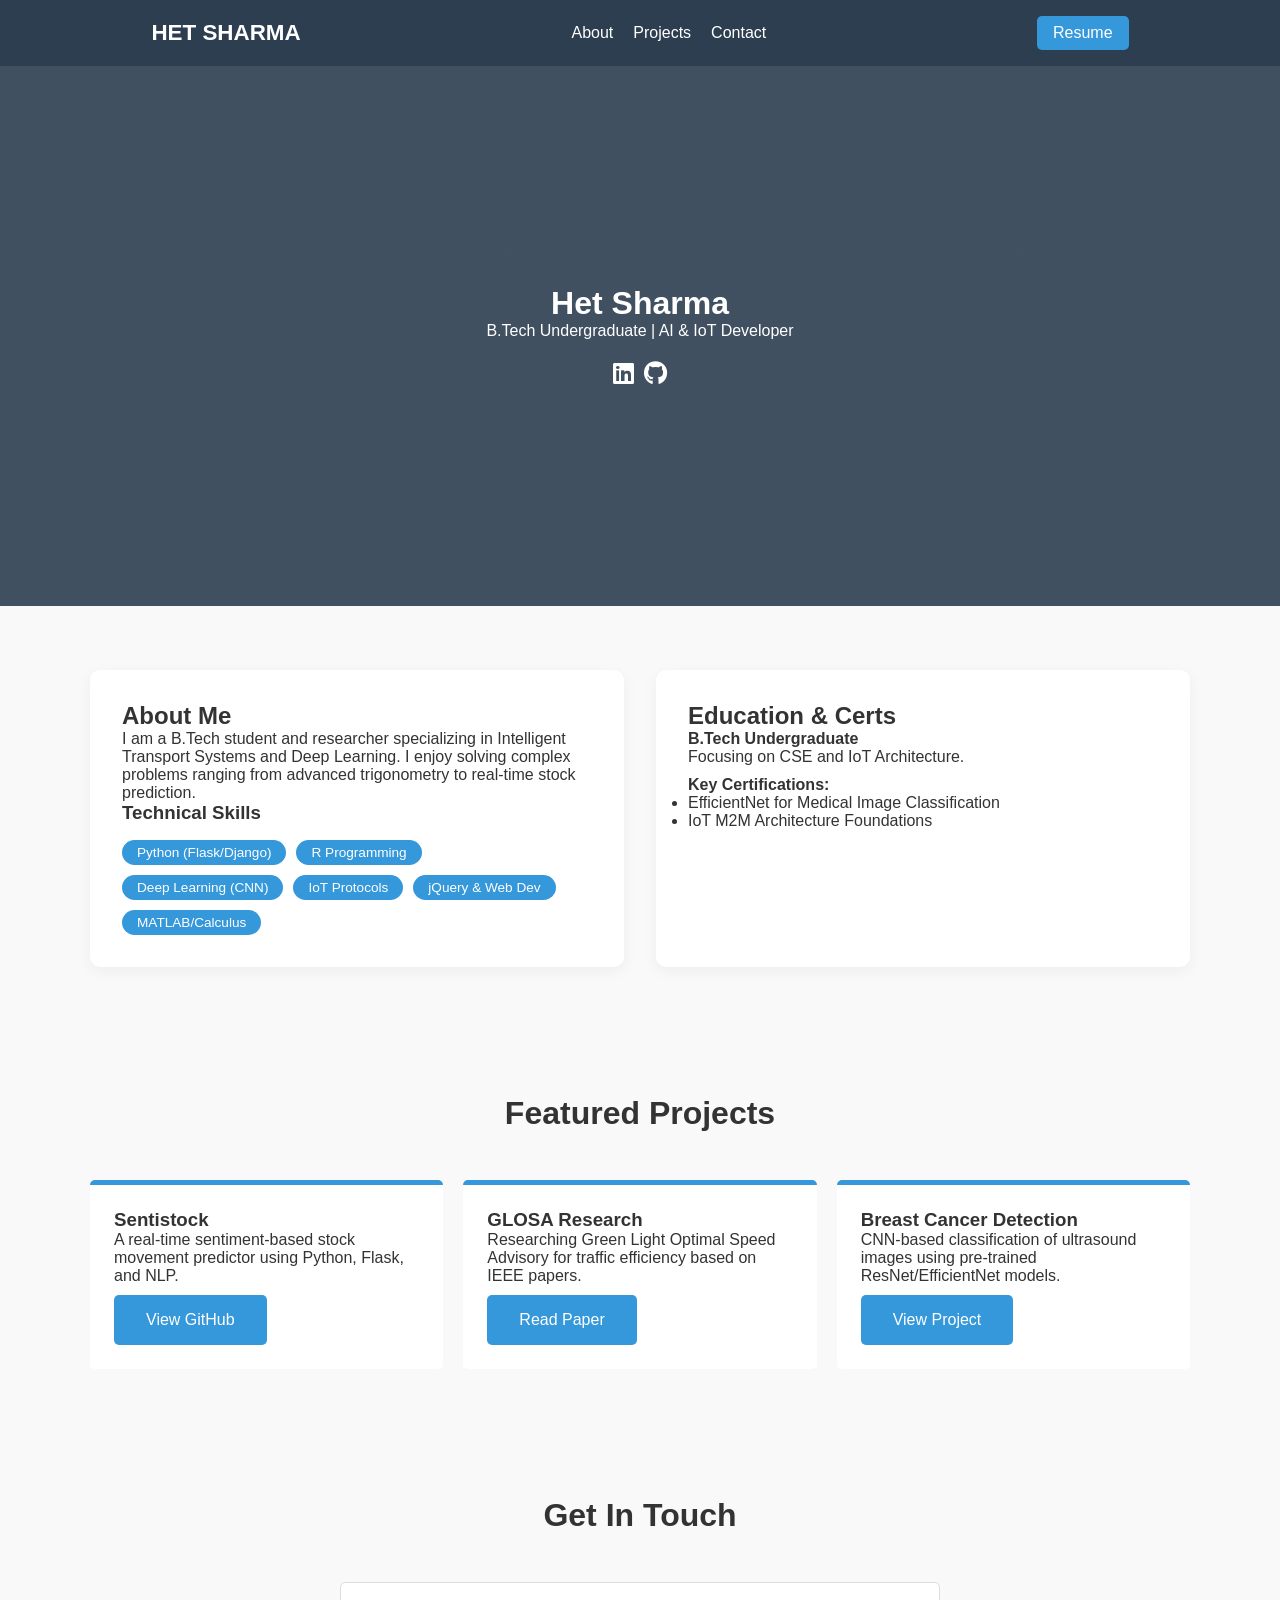
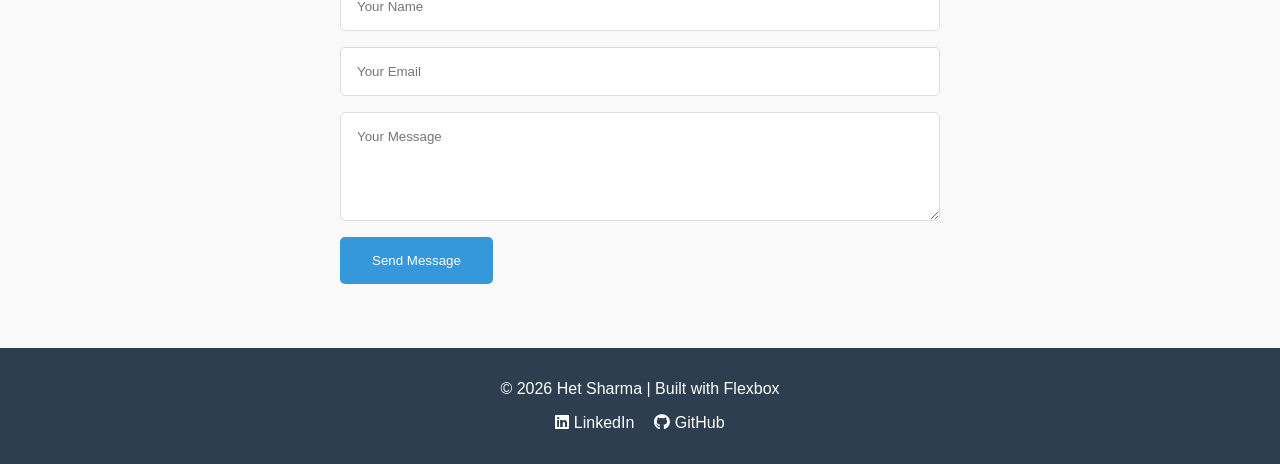
<file: Flexboxportfoli.html>
<!DOCTYPE html>
<html lang="en">
<head>
    <meta charset="UTF-8">
    <meta name="viewport" content="width=device-width, initial-scale=1.0">
    <title>Het Sharma | Professional Portfolio</title>
    <link rel="stylesheet" href="https://cdnjs.cloudflare.com/ajax/libs/font-awesome/6.4.0/css/all.min.css">
    <style>
        :root {
            --primary: #2c3e50;
            --accent: #3498db;
            --bg: #f9f9f9;
            --text: #333;
            --white: #ffffff;
        }

        * { margin: 0; padding: 0; box-sizing: border-box; font-family: 'Segoe UI', sans-serif; }
        body { background-color: var(--bg); color: var(--text); }

        /* --- FLEXBOX NAVIGATION --- */
        nav {
            display: flex;
            justify-content: space-around;
            align-items: center;
            background: var(--primary);
            padding: 1rem;
            position: sticky;
            top: 0;
            z-index: 1000;
        }
        .nav-links {
            display: flex;
            list-style: none;
            gap: 20px;
        }
        .nav-links a { color: white; text-decoration: none; font-weight: 500; }

        /* --- FLEXBOX HERO --- */
        .hero {
            display: flex;
            flex-direction: column;
            align-items: center;
            justify-content: center;
            height: 60vh;
            background: linear-gradient(rgba(44, 62, 80, 0.9), rgba(44, 62, 80, 0.9)), url('https://via.placeholder.com/1200x600');
            background-size: cover;
            color: white;
            text-align: center;
            padding: 20px;
        }

        .container { width: 90%; max-width: 1100px; margin: 0 auto; }

        /* --- FLEXBOX SECTION LAYOUTS --- */
        section { padding: 4rem 0; }
        .section-title { text-align: center; margin-bottom: 3rem; font-size: 2rem; }

        .flex-row {
            display: flex;
            flex-wrap: wrap;
            gap: 2rem;
            justify-content: space-between;
        }

        .flex-item {
            flex: 1 1 calc(50% - 2rem); /* Grows/shrinks, basis is 50% minus gap */
            background: var(--white);
            padding: 2rem;
            border-radius: 10px;
            box-shadow: 0 4px 15px rgba(0,0,0,0.05);
        }

        /* --- SKILLS PILLS --- */
        .skills-list {
            display: flex;
            flex-wrap: wrap;
            gap: 10px;
            margin-top: 1rem;
        }
        .skill-tag {
            background: var(--accent);
            color: white;
            padding: 5px 15px;
            border-radius: 20px;
            font-size: 0.85rem;
        }

        /* --- PROJECTS GRID (USING FLEX) --- */
        .projects-flex {
            display: flex;
            flex-wrap: wrap;
            gap: 20px;
        }
        .project-card {
            flex: 1 1 calc(33.333% - 20px);
            background: var(--white);
            border-top: 5px solid var(--accent);
            padding: 1.5rem;
            border-radius: 5px;
            display: flex;
            flex-direction: column;
            justify-content: space-between;
        }

        /* --- CONTACT FORM --- */
        form {
            display: flex;
            flex-direction: column;
            gap: 1rem;
            max-width: 600px;
            margin: 0 auto;
        }
        input, textarea { padding: 1rem; border: 1px solid #ddd; border-radius: 5px; }

        .btn {
            background: var(--accent);
            color: white;
            padding: 1rem 2rem;
            border: none;
            border-radius: 5px;
            cursor: pointer;
            text-decoration: none;
            align-self: flex-start;
        }

        footer {
            background: var(--primary);
            color: white;
            padding: 2rem;
            display: flex;
            flex-direction: column;
            align-items: center;
            gap: 1rem;
        }

        @media (max-width: 768px) {
            .flex-item, .project-card { flex: 1 1 100%; }
            nav { flex-direction: column; gap: 1rem; }
        }
    </style>
</head>
<body>

<nav>
    <div style="color: white; font-weight: bold; font-size: 1.4rem;">HET SHARMA</div>
    <ul class="nav-links">
        <li><a href="#about">About</a></li>
        <li><a href="#projects">Projects</a></li>
        <li><a href="#contact">Contact</a></li>
    </ul>
    <a href="#" class="btn" style="padding: 0.5rem 1rem;">Resume</a>
</nav>

<header class="hero">
    <h1>Het Sharma</h1>
    <p>B.Tech Undergraduate | AI & IoT Developer</p>
    <div class="skills-list" style="justify-content: center; margin-top: 20px;">
        <a href="#" style="color:white; font-size: 1.5rem;"><i class="fab fa-linkedin"></i></a>
        <a href="#" style="color:white; font-size: 1.5rem;"><i class="fab fa-github"></i></a>
    </div>
</header>

<main class="container">
    <section id="about">
        <div class="flex-row">
            <div class="flex-item">
                <h2>About Me</h2>
                <p>I am a B.Tech student and researcher specializing in Intelligent Transport Systems and Deep Learning. I enjoy solving complex problems ranging from advanced trigonometry to real-time stock prediction.</p>
                <h3>Technical Skills</h3>
                <div class="skills-list">
                    <span class="skill-tag">Python (Flask/Django)</span>
                    <span class="skill-tag">R Programming</span>
                    <span class="skill-tag">Deep Learning (CNN)</span>
                    <span class="skill-tag">IoT Protocols</span>
                    <span class="skill-tag">jQuery & Web Dev</span>
                    <span class="skill-tag">MATLAB/Calculus</span>
                </div>
            </div>
            <div class="flex-item">
                <h2>Education & Certs</h2>
                <p><strong>B.Tech Undergraduate</strong><br>Focusing on CSE and IoT Architecture.</p>
                <p style="margin-top:10px;"><strong>Key Certifications:</strong></p>
                <ul>
                    <li>EfficientNet for Medical Image Classification</li>
                    <li>IoT M2M Architecture Foundations</li>
                </ul>
            </div>
        </div>
    </section>

    <section id="projects">
        <h2 class="section-title">Featured Projects</h2>
        <div class="projects-flex">
            <div class="project-card">
                <h3>Sentistock</h3>
                <p>A real-time sentiment-based stock movement predictor using Python, Flask, and NLP.</p>
                <a href="#" class="btn" style="margin-top:10px;">View GitHub</a>
            </div>
            <div class="project-card">
                <h3>GLOSA Research</h3>
                <p>Researching Green Light Optimal Speed Advisory for traffic efficiency based on IEEE papers.</p>
                <a href="#" class="btn" style="margin-top:10px;">Read Paper</a>
            </div>
            <div class="project-card">
                <h3>Breast Cancer Detection</h3>
                <p>CNN-based classification of ultrasound images using pre-trained ResNet/EfficientNet models.</p>
                <a href="#" class="btn" style="margin-top:10px;">View Project</a>
            </div>
        </div>
    </section>

    <section id="contact">
        <h2 class="section-title">Get In Touch</h2>
        <form>
            <input type="text" placeholder="Your Name" required>
            <input type="email" placeholder="Your Email" required>
            <textarea rows="5" placeholder="Your Message"></textarea>
            <button type="submit" class="btn">Send Message</button>
        </form>
    </section>
</main>

<footer>
    <p>&copy; 2026 Het Sharma | Built with Flexbox</p>
    <div class="nav-links">
        <a href="#"><i class="fab fa-linkedin"></i> LinkedIn</a>
        <a href="#"><i class="fab fa-github"></i> GitHub</a>
    </div>
</footer>

</body>
</html>
</file>
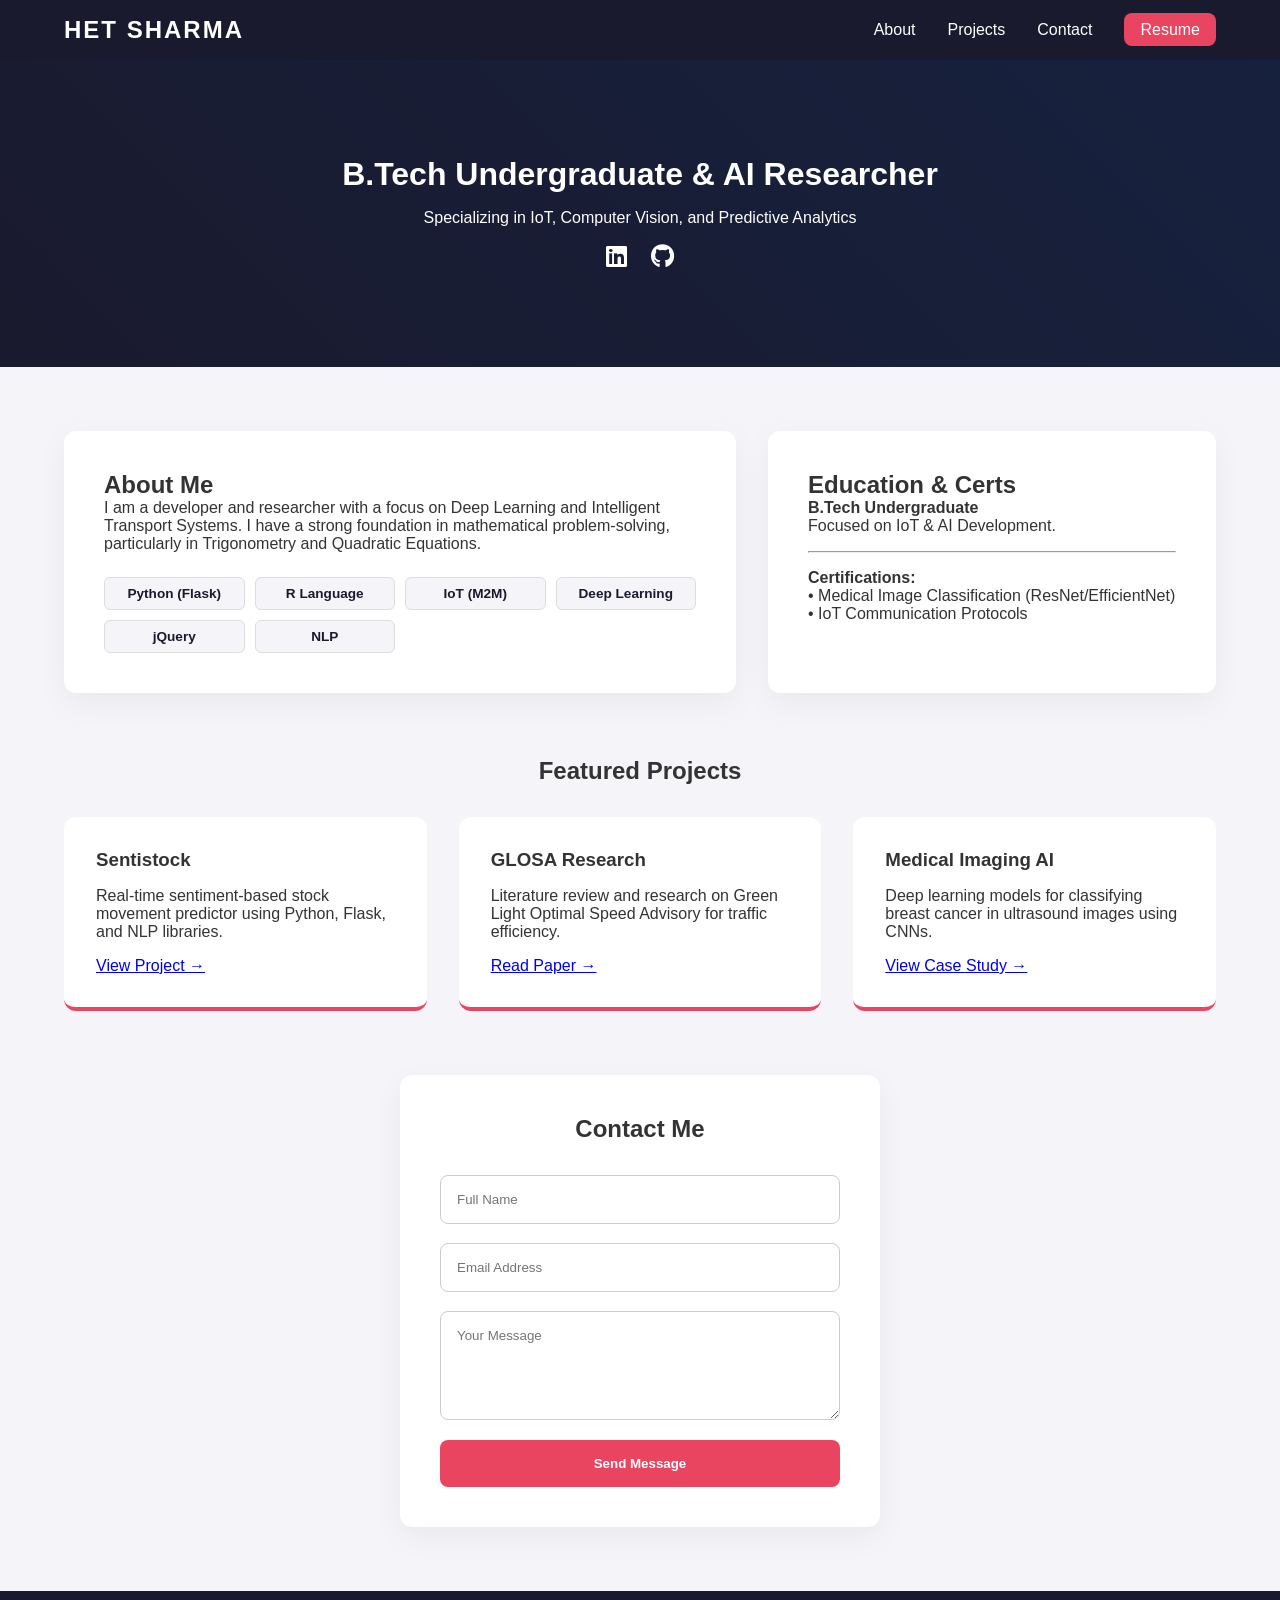
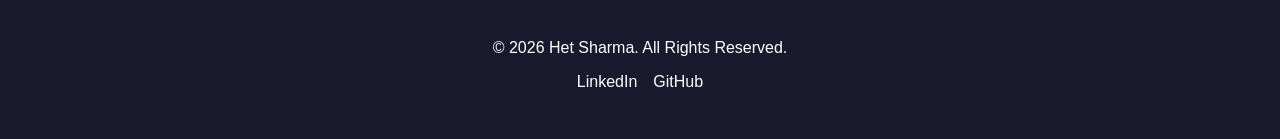
<file: gridonlyportfolio.html>
<!DOCTYPE html>
<html lang="en">
<head>
    <meta charset="UTF-8">
    <meta name="viewport" content="width=device-width, initial-scale=1.0">
    <title>Het Sharma | Professional Portfolio</title>
    <link rel="stylesheet" href="https://cdnjs.cloudflare.com/ajax/libs/font-awesome/6.4.0/css/all.min.css">
    <style>
        :root {
            --primary: #1a1a2e;
            --accent: #e94560;
            --bg: #f4f4f9;
            --white: #ffffff;
            --text: #333;
        }

        * { margin: 0; padding: 0; box-sizing: border-box; font-family: 'Segoe UI', sans-serif; }
        body { background-color: var(--bg); color: var(--text); }

        /* --- CSS GRID: Main Page Layout --- */
        .wrapper {
            display: grid;
            grid-template-areas: 
                "nav"
                "hero"
                "main"
                "footer";
        }

        /* --- CSS GRID: Navigation --- */
        nav {
            grid-area: nav;
            display: grid;
            grid-template-columns: 1fr auto;
            align-items: center;
            padding: 1rem 5%;
            background: var(--primary);
            color: white;
            position: sticky;
            top: 0;
            z-index: 1000;
        }
        .nav-links {
            display: grid;
            grid-auto-flow: column;
            gap: 2rem;
            list-style: none;
        }
        .nav-links a { color: white; text-decoration: none; font-weight: 500; }

        /* --- CSS GRID: Hero Section --- */
        .hero {
            grid-area: hero;
            display: grid;
            place-items: center;
            text-align: center;
            padding: 6rem 1rem;
            background: linear-gradient(45deg, #1a1a2e, #16213e);
            color: white;
        }
        .hero-content { display: grid; gap: 1rem; }

        .container { 
            grid-area: main;
            display: grid;
            padding: 4rem 5%;
            gap: 4rem;
        }

        /* --- CSS GRID: About & Education (Side-by-Side) --- */
        .info-grid {
            display: grid;
            grid-template-columns: 1.5fr 1fr;
            gap: 2rem;
        }

        .card {
            background: var(--white);
            padding: 2.5rem;
            border-radius: 12px;
            box-shadow: 0 10px 30px rgba(0,0,0,0.05);
        }

        /* --- CSS GRID: Skills Pills --- */
        .skills-grid {
            display: grid;
            grid-template-columns: repeat(auto-fill, minmax(120px, 1fr));
            gap: 10px;
            margin-top: 1.5rem;
        }
        .skill-tag {
            background: var(--bg);
            color: var(--primary);
            padding: 8px;
            text-align: center;
            border-radius: 6px;
            font-size: 0.85rem;
            font-weight: 600;
            border: 1px solid #ddd;
        }

        /* --- CSS GRID: Projects (3-Column Layout) --- */
        .projects-grid {
            display: grid;
            grid-template-columns: repeat(auto-fit, minmax(300px, 1fr));
            gap: 2rem;
        }
        .project-card {
            background: var(--white);
            padding: 2rem;
            border-radius: 12px;
            border-bottom: 4px solid var(--accent);
            display: grid;
            gap: 1rem;
            transition: 0.3s;
        }
        .project-card:hover { transform: translateY(-10px); }

        /* --- CSS GRID: Contact Form --- */
        .contact-section {
            display: grid;
            justify-content: center;
        }
        form {
            display: grid;
            width: 100%;
            max-width: 600px;
            gap: 1.2rem;
        }
        input, textarea { padding: 1rem; border: 1px solid #ccc; border-radius: 8px; width: 400px; }

        .btn {
            background: var(--accent);
            color: white;
            padding: 1rem 2rem;
            text-decoration: none;
            border-radius: 8px;
            text-align: center;
            font-weight: bold;
            border: none;
            cursor: pointer;
        }

        footer {
            grid-area: footer;
            display: grid;
            place-items: center;
            padding: 3rem;
            background: var(--primary);
            color: white;
            gap: 1rem;
        }

        /* Responsive Adjustments */
        @media (max-width: 900px) {
            .info-grid { grid-template-columns: 1fr; }
            nav { grid-template-columns: 1fr; justify-items: center; gap: 1rem; }
            input, textarea { width: 100%; }
        }
    </style>
</head>
<body>

<div class="wrapper">
    <nav>
        <h2 style="letter-spacing: 2px;">HET SHARMA</h2>
        <ul class="nav-links">
            <li><a href="#about">About</a></li>
            <li><a href="#projects">Projects</a></li>
            <li><a href="#contact">Contact</a></li>
            <li><a href="#" class="btn" style="padding: 0.5rem 1rem;">Resume</a></li>
        </ul>
    </nav>

    <header class="hero">
        <div class="hero-content">
            <h1>B.Tech Undergraduate & AI Researcher</h1>
            <p>Specializing in IoT, Computer Vision, and Predictive Analytics</p>
            <div style="display: grid; grid-auto-flow: column; gap: 1.5rem; justify-content: center; font-size: 1.5rem;">
                <a href="#" style="color: white;"><i class="fab fa-linkedin"></i></a>
                <a href="#" style="color: white;"><i class="fab fa-github"></i></a>
            </div>
        </div>
    </header>

    <main class="container">
        <section id="about" class="info-grid">
            <div class="card">
                <h2>About Me</h2>
                <p>I am a developer and researcher with a focus on Deep Learning and Intelligent Transport Systems. I have a strong foundation in mathematical problem-solving, particularly in Trigonometry and Quadratic Equations.</p>
                <div class="skills-grid">
                    <div class="skill-tag">Python (Flask)</div>
                    <div class="skill-tag">R Language</div>
                    <div class="skill-tag">IoT (M2M)</div>
                    <div class="skill-tag">Deep Learning</div>
                    <div class="skill-tag">jQuery</div>
                    <div class="skill-tag">NLP</div>
                </div>
            </div>
            <div class="card">
                <h2>Education & Certs</h2>
                <div style="display: grid; gap: 1rem;">
                    <p><strong>B.Tech Undergraduate</strong><br>Focused on IoT & AI Development.</p>
                    <hr>
                    <p><strong>Certifications:</strong><br>• Medical Image Classification (ResNet/EfficientNet)<br>• IoT Communication Protocols</p>
                </div>
            </div>
        </section>

        <section id="projects">
            <h2 style="margin-bottom: 2rem; text-align: center;">Featured Projects</h2>
            <div class="projects-grid">
                <div class="project-card">
                    <h3>Sentistock</h3>
                    <p>Real-time sentiment-based stock movement predictor using Python, Flask, and NLP libraries.</p>
                    <a href="#" class="accent-text">View Project →</a>
                </div>
                <div class="project-card">
                    <h3>GLOSA Research</h3>
                    <p>Literature review and research on Green Light Optimal Speed Advisory for traffic efficiency.</p>
                    <a href="#" class="accent-text">Read Paper →</a>
                </div>
                <div class="project-card">
                    <h3>Medical Imaging AI</h3>
                    <p>Deep learning models for classifying breast cancer in ultrasound images using CNNs.</p>
                    <a href="#" class="accent-text">View Case Study →</a>
                </div>
            </div>
        </section>

        <section id="contact" class="contact-section">
            <div class="card">
                <h2 style="text-align: center; margin-bottom: 2rem;">Contact Me</h2>
                <form>
                    <input type="text" placeholder="Full Name" required>
                    <input type="email" placeholder="Email Address" required>
                    <textarea rows="5" placeholder="Your Message"></textarea>
                    <button type="submit" class="btn">Send Message</button>
                </form>
            </div>
        </section>
    </main>

    <footer>
        <p>&copy; 2026 Het Sharma. All Rights Reserved.</p>
        <div style="display: grid; grid-auto-flow: column; gap: 1rem;">
            <a href="#" style="color: white; text-decoration: none;">LinkedIn</a>
            <a href="#" style="color: white; text-decoration: none;">GitHub</a>
        </div>
    </footer>
</div>

</body>
</html>
</file>
